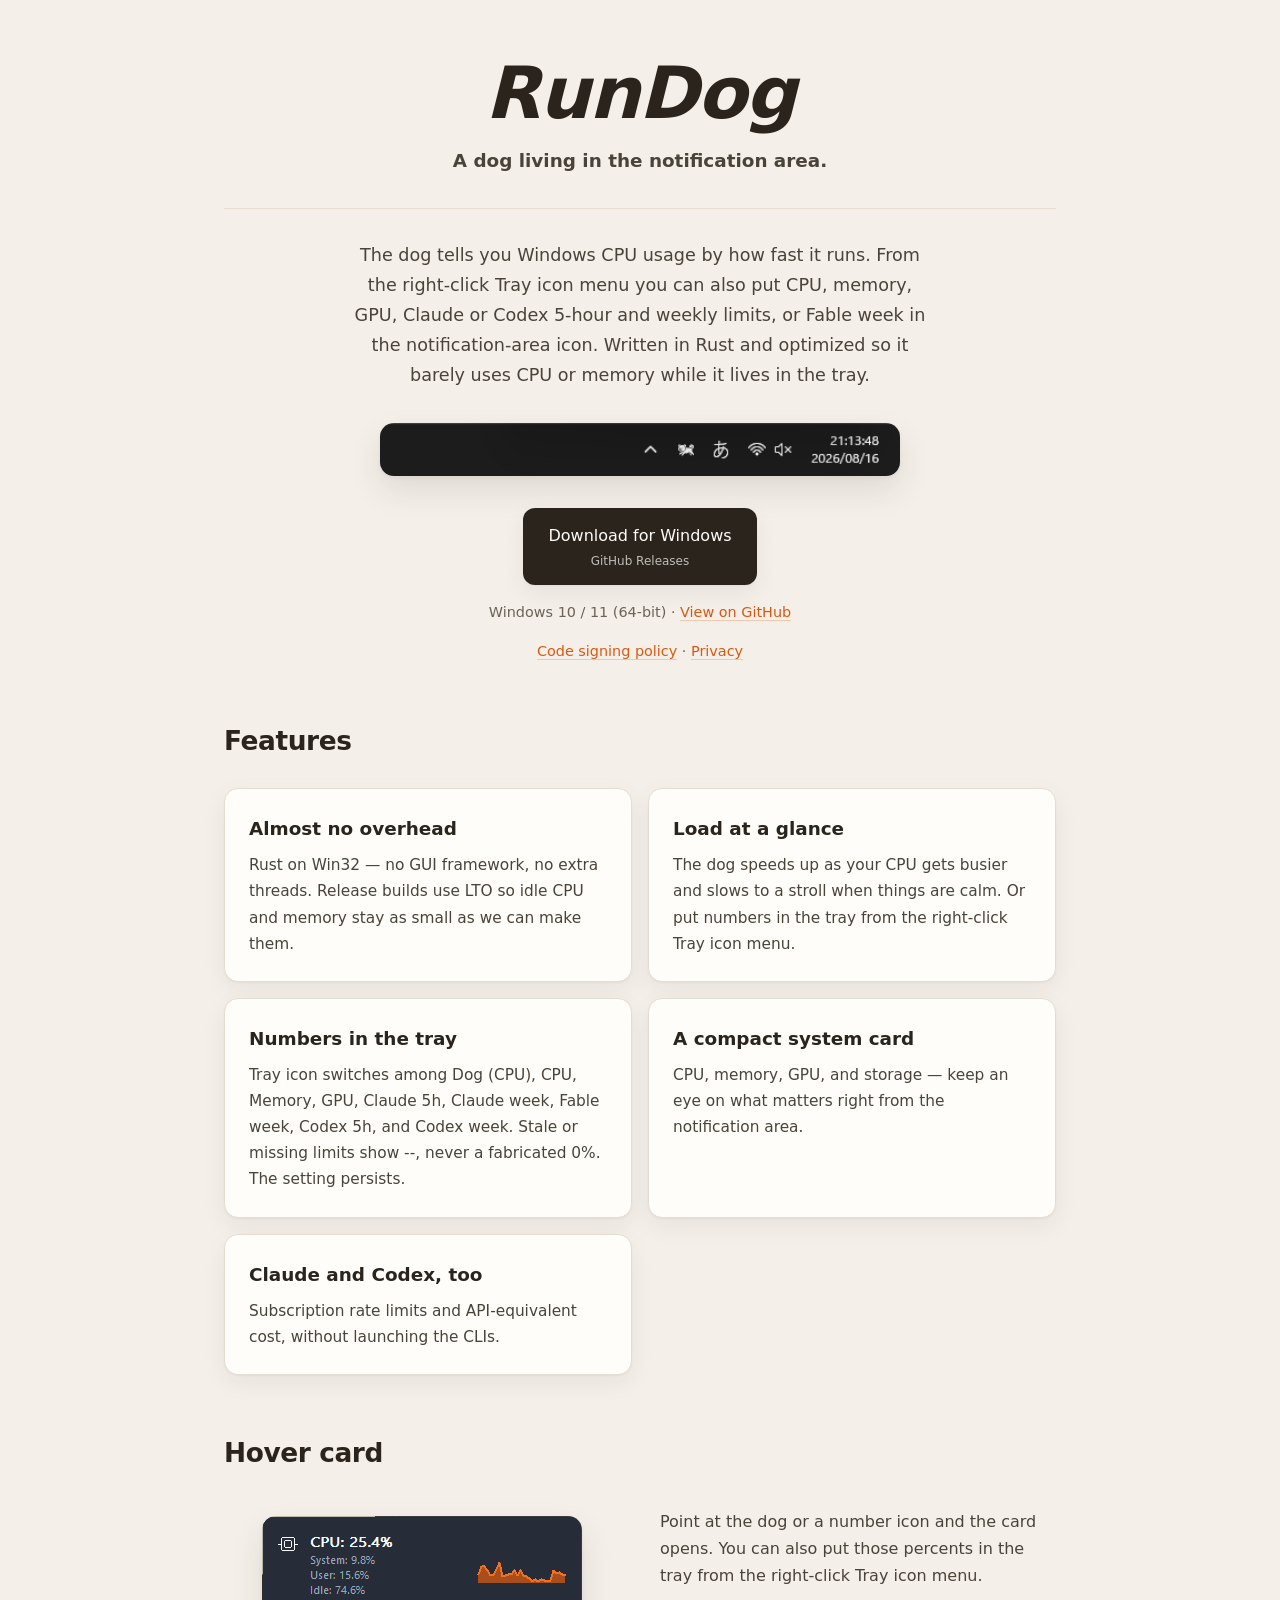
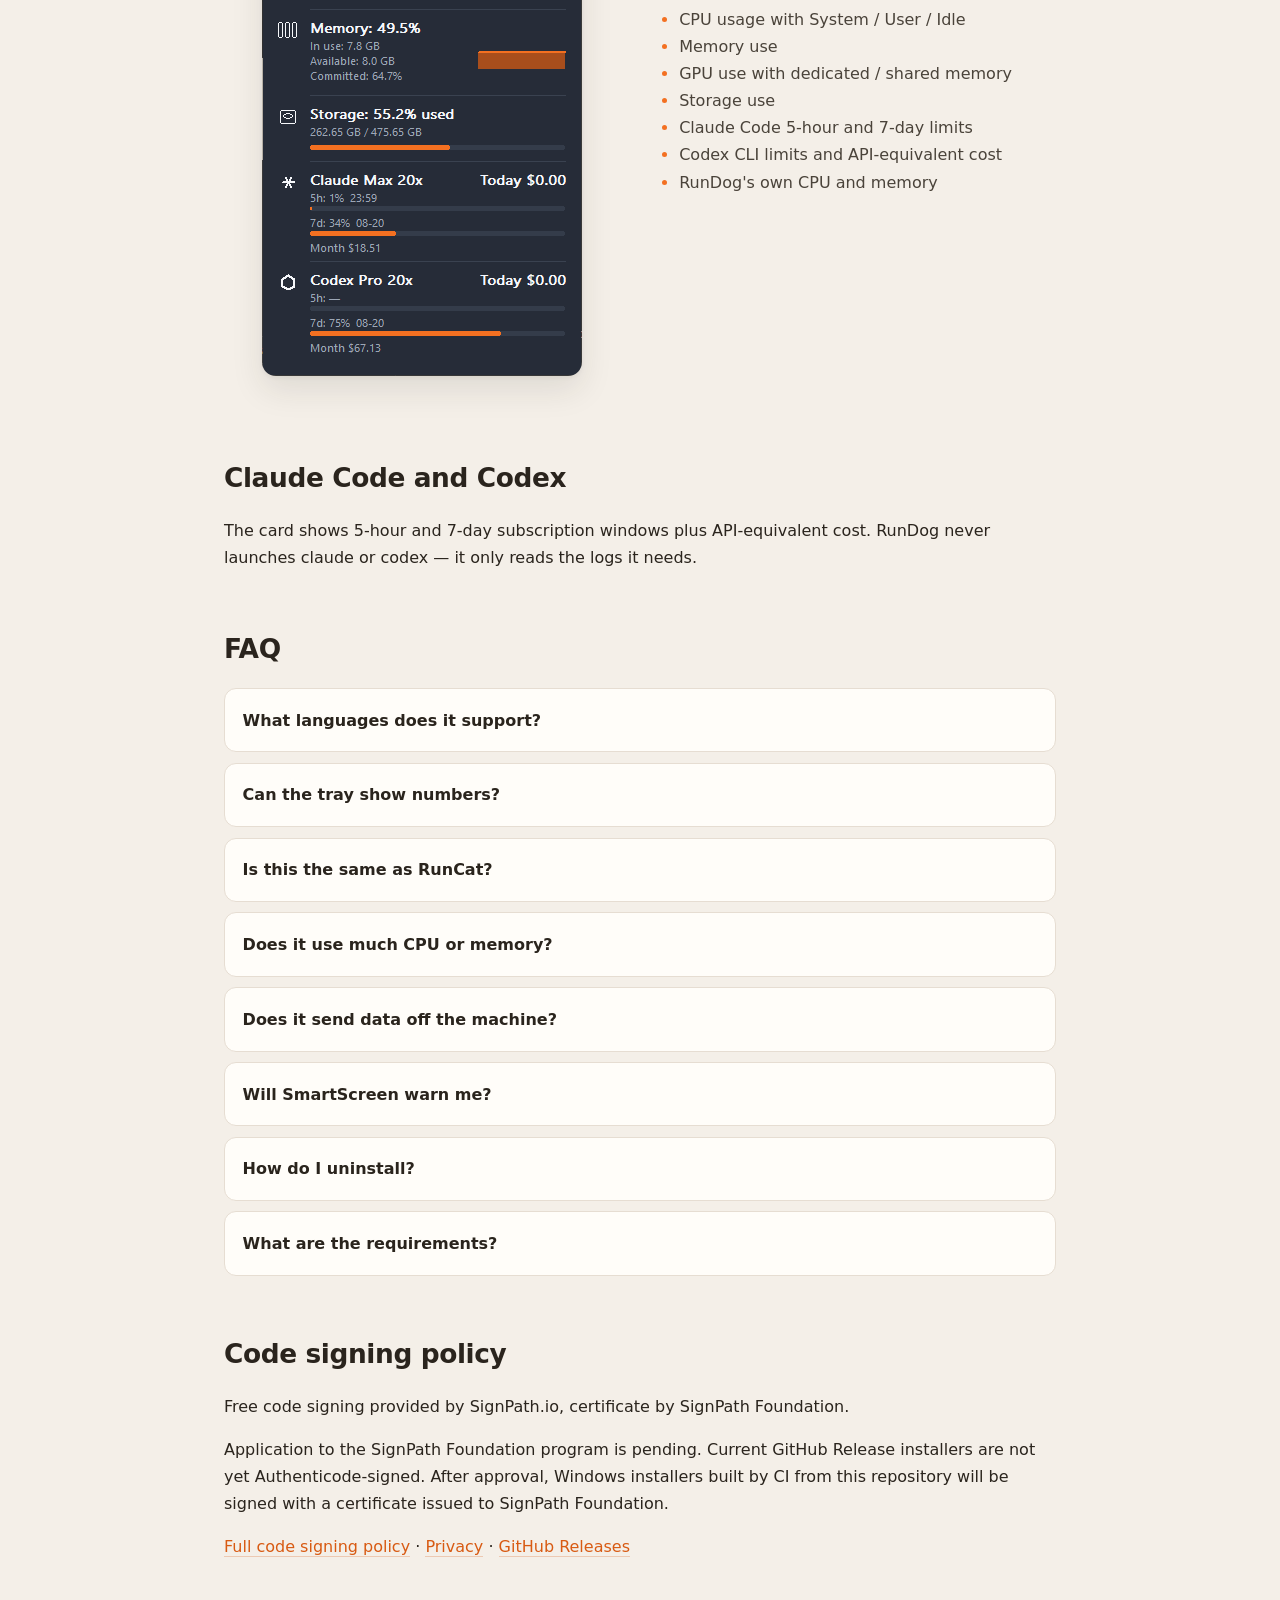
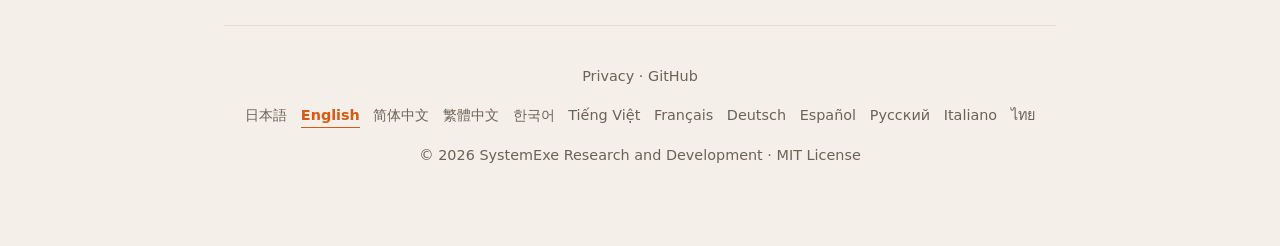
<file: docs/index.html>
<!DOCTYPE html>
<html lang="ja">
  <head>
    <meta charset="utf-8" />
    <meta name="viewport" content="width=device-width, initial-scale=1" />
    <title>RunDog</title>
    <meta
      name="description"
      content="通知領域で犬を飼ってみませんか？走る速さで Windows の CPU 負荷がわかります。"
    />
    <meta property="og:type" content="website" />
    <meta property="og:url" content="https://tsuyoshi-otake.github.io/run-dog/" />
    <meta property="og:title" content="RunDog" />
    <meta
      property="og:description"
      content="通知領域で犬を飼ってみませんか？走る速さで Windows の CPU 負荷がわかります。"
    />
    <!-- Crawlers (X, Slack, Discord) need an absolute image URL. -->
    <meta
      property="og:image"
      content="https://tsuyoshi-otake.github.io/run-dog/images/og-card.png"
    />
    <meta property="og:image:width" content="1200" />
    <meta property="og:image:height" content="630" />
    <meta property="og:image:alt" content="RunDog のドット絵の犬" />
    <meta name="twitter:card" content="summary_large_image" />
    <link rel="icon" href="./images/taskbar.png" />
    <link rel="stylesheet" href="./style.css" />
  </head>
  <body>
    <main id="content">
      <header class="hero">
        <h1>RunDog</h1>
        <p class="tagline" data-i18n="tagline">通知領域で犬を飼ってみませんか？</p>
      </header>

      <p class="lead" data-i18n="lead">
        犬の走る速さで Windows の CPU 負荷がわかります。右クリックのトレイ表示から、CPU / メモリ / GPU や Claude / Codex の 5 時間・週次、Fable 週次を数値アイコンにもできます。Rust で最適化しているので、常駐してもほとんど負荷をかけません。
      </p>

      <figure class="shot shot-wide">
        <img
          src="./images/taskbar.png"
          alt="通知領域を走る RunDog"
          data-i18n-alt="altTaskbar"
        />
      </figure>

      <p class="cta-wrap">
        <a
          class="download"
          href="https://github.com/tsuyoshi-otake/run-dog/releases/latest/download/RunDog-Setup-x64.exe"
        >
          <span data-i18n="download">Windows 向けにダウンロード</span>
          <small>GitHub Releases</small>
        </a>
      </p>
      <p class="requirement">
        <span data-i18n="requirement">Windows 10 / 11（64-bit）</span>
        ·
        <a href="https://github.com/tsuyoshi-otake/run-dog" data-i18n="viewGithub">GitHub で見る</a>
      </p>
      <p class="requirement">
        <a href="#code-signing-policy">Code signing policy</a>
        ·
        <a href="./privacy.html" data-i18n="privacy">プライバシー</a>
      </p>

      <h2 data-i18n="featuresTitle">特長</h2>
      <div class="cards" id="features"></div>

      <h2 data-i18n="metricsTitle">ホバーカード</h2>
      <div class="split">
        <figure class="shot">
          <img
            src="./images/flyout.png"
            width="320"
            alt="ホバー時の RunDog カード"
            data-i18n-alt="altFlyout"
          />
        </figure>
        <div>
          <p data-i18n="metricsLead">
            犬や数値アイコンにポインターを重ねるとカードが開きます。トレイの数字は右クリックのトレイ表示からも出せます。
          </p>
          <ul id="metrics"></ul>
        </div>
      </div>

      <h2 data-i18n="usageTitle">Claude Code と Codex</h2>
      <p data-i18n="usageBody">
        サブスクリプションの 5 時間・7 日上限と、API 相当の利用料をカードへ出します。claude や
        codex を起動せず、必要なログだけを読みます。
      </p>

      <h2 data-i18n="faqTitle">よくある質問</h2>
      <div id="faq"></div>

      <h2 id="code-signing-policy">Code signing policy</h2>
      <p>
        Free code signing provided by SignPath.io, certificate by SignPath Foundation.
      </p>
      <p>
        Application to the SignPath Foundation program is pending. Current GitHub
        Release installers are not yet Authenticode-signed. After approval, Windows
        installers built by CI from this repository will be signed with a certificate
        issued to SignPath Foundation.
      </p>
      <p>
        <a href="https://github.com/tsuyoshi-otake/run-dog/blob/main/CODE_SIGNING.md"
          >Full code signing policy</a
        >
        ·
        <a href="./privacy.html">Privacy</a>
        ·
        <a href="https://github.com/tsuyoshi-otake/run-dog/releases">GitHub Releases</a>
      </p>

      <footer>
        <p>
          <a href="./privacy.html" data-i18n="privacy">プライバシー</a>
          ·
          <a href="https://github.com/tsuyoshi-otake/run-dog">GitHub</a>
        </p>
        <nav class="langs" id="langs" aria-label="Language"></nav>
        <p>© 2026 SystemExe Research and Development · MIT License</p>
      </footer>
    </main>
    <script type="module" src="./app.js"></script>
  </body>
</html>
</file>
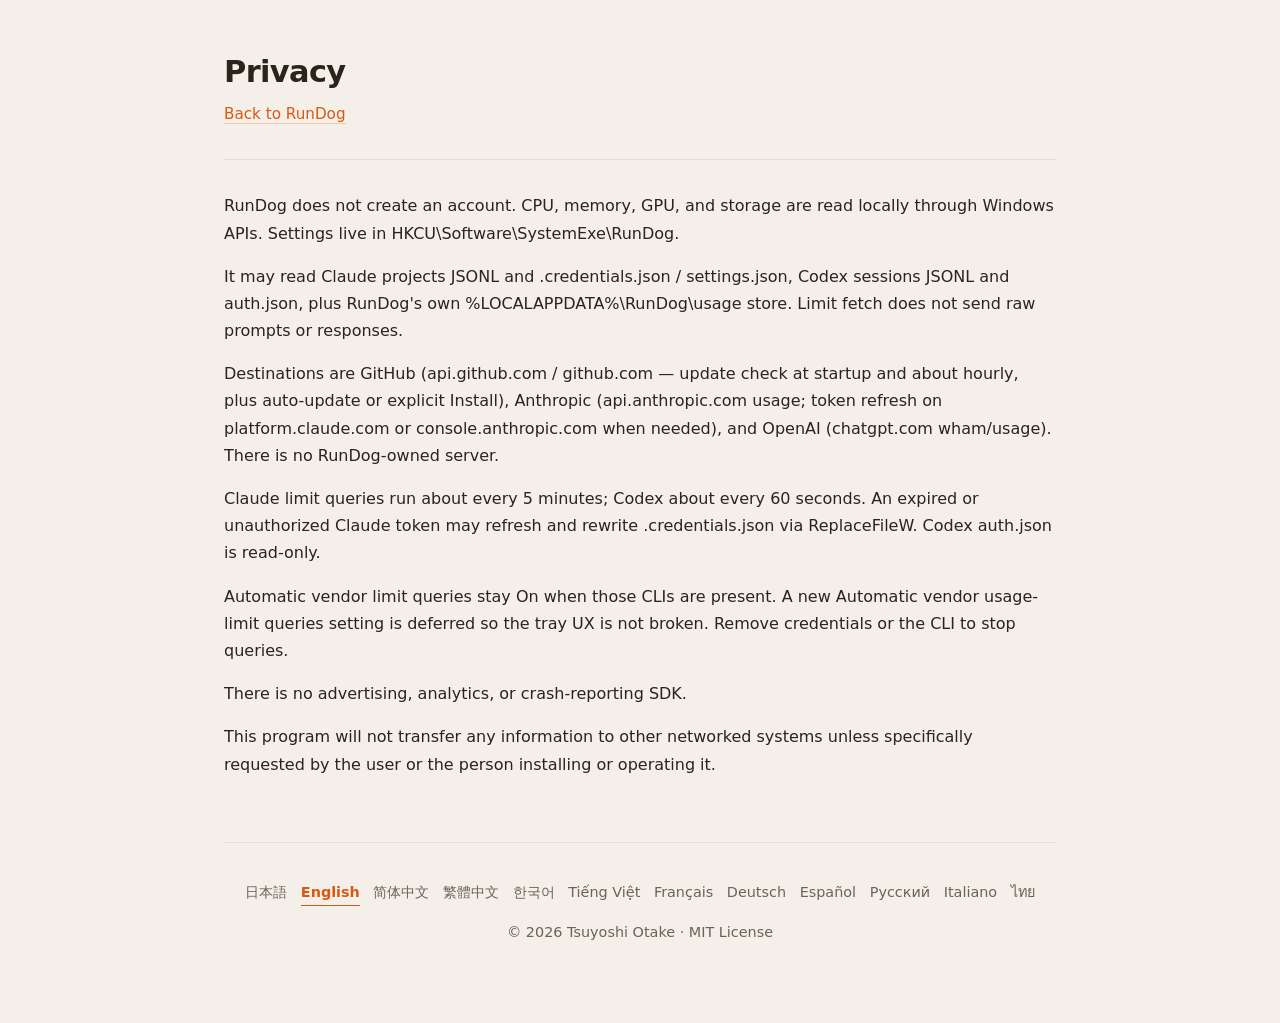
<file: docs/privacy.html>
<!DOCTYPE html>
<html lang="ja">
  <head>
    <meta charset="utf-8" />
    <meta name="viewport" content="width=device-width, initial-scale=1" />
    <title>RunDog — Privacy</title>
    <link rel="stylesheet" href="./style.css" />
  </head>
  <body class="legal">
    <main id="content">
      <header class="hero">
        <h1 data-i18n="privacyTitle">プライバシー</h1>
        <p class="tagline">
          <a href="./" data-i18n="back">RunDog に戻る</a>
        </p>
      </header>
      <div id="privacy-body"></div>
      <footer>
        <nav class="langs" id="langs" aria-label="Language"></nav>
        <p>© 2026 Tsuyoshi Otake · MIT License</p>
      </footer>
    </main>
    <script type="module" src="./app.js"></script>
  </body>
</html>
</file>
<file: docs/style.css>
:root {
  --bg: #f4efe8;
  --surface: #fffdf9;
  --ink: #2a241d;
  --ink-soft: #4a433a;
  --muted: #6b6358;
  --line: #e6ddd2;
  --accent: #f37021;
  --accent-strong: #d85a12;
  --accent-soft: #fde6d4;
  --radius: 14px;
  --shadow: 0 1px 2px rgba(42, 36, 29, 0.04), 0 8px 24px rgba(42, 36, 29, 0.06);
  --shadow-strong: 0 2px 4px rgba(42, 36, 29, 0.05), 0 14px 32px rgba(42, 36, 29, 0.1);
  --font: system-ui, "Segoe UI", "Yu Gothic UI", "Meiryo UI", sans-serif;
}

*,
*::before,
*::after {
  box-sizing: border-box;
}

html {
  scroll-behavior: smooth;
}

body {
  margin: 0;
  background: var(--bg);
  color: var(--ink);
  font-family: var(--font);
  line-height: 1.7;
  -webkit-font-smoothing: antialiased;
}

#content {
  max-width: 880px;
  margin: 0 auto;
  padding: 3.5rem 1.5rem 4rem;
}

.hero {
  padding-bottom: 2rem;
  margin-bottom: 2rem;
  border-bottom: 1px solid var(--line);
  text-align: center;
}

.hero h1 {
  margin: 0;
  font-style: italic;
  font-size: clamp(2.75rem, 8vw, 4.5rem);
  line-height: 1.05;
  letter-spacing: -0.02em;
  font-weight: 700;
}

.tagline {
  margin: 0.85rem 0 0;
  color: var(--ink-soft);
  font-weight: 600;
  font-size: 1.15rem;
}

.lead {
  max-width: 36rem;
  margin: 0 auto 2rem;
  text-align: center;
  font-size: 1.1rem;
  color: var(--ink-soft);
}

h2 {
  margin: 3.5rem 0 1rem;
  font-size: 1.65rem;
  letter-spacing: -0.015em;
}

a {
  color: var(--accent-strong);
  text-decoration: none;
  border-bottom: 1px solid rgba(216, 90, 18, 0.25);
}

a:hover {
  color: var(--accent);
  border-bottom-color: var(--accent);
}

.shot {
  margin: 1.5rem 0;
  text-align: center;
}

.shot img {
  display: block;
  max-width: 100%;
  height: auto;
  margin: 0 auto;
  border-radius: var(--radius);
  box-shadow: var(--shadow-strong);
  background: #262c38;
}

.shot-wide img {
  width: min(100%, 520px);
}

.cta-wrap {
  text-align: center;
  margin: 2rem 0 0.5rem;
}

.download {
  display: inline-flex;
  flex-direction: column;
  align-items: center;
  gap: 0.15rem;
  padding: 0.85rem 1.6rem;
  background: var(--ink);
  color: #fffdf9;
  border: 0;
  border-radius: 12px;
  box-shadow: var(--shadow);
  transition: transform 0.15s ease, opacity 0.15s ease;
}

.download:hover {
  color: #fffdf9;
  border-bottom: 0;
  transform: translateY(-2px);
}

.download small {
  font-size: 0.75rem;
  opacity: 0.7;
  font-weight: 400;
}

.requirement {
  text-align: center;
  color: var(--muted);
  font-size: 0.9rem;
}

.cards {
  display: grid;
  grid-template-columns: repeat(2, 1fr);
  gap: 1rem;
  margin: 1.5rem 0;
}

.card {
  background: var(--surface);
  border: 1px solid var(--line);
  border-radius: var(--radius);
  padding: 1.5rem;
  box-shadow: var(--shadow);
}

.card h3 {
  margin: 0 0 0.5rem;
  font-size: 1.15rem;
}

.card p {
  margin: 0;
  color: var(--ink-soft);
  font-size: 0.96rem;
}

.split {
  display: grid;
  grid-template-columns: 1fr 1fr;
  gap: 2.5rem;
  align-items: start;
}

.split p,
.split li {
  color: var(--ink-soft);
}

.split ul {
  padding-left: 1.2rem;
}

.split li::marker {
  color: var(--accent);
}

details {
  background: var(--surface);
  border: 1px solid var(--line);
  border-radius: 12px;
  padding: 0.25rem 1.1rem;
  margin: 0.65rem 0;
}

details[open] {
  border-color: var(--accent);
}

summary {
  cursor: pointer;
  padding: 0.85rem 0;
  font-weight: 600;
  list-style: none;
}

summary::-webkit-details-marker {
  display: none;
}

details p {
  margin: 0 0 0.9rem;
  color: var(--ink-soft);
}

footer {
  margin-top: 4rem;
  padding-top: 1.5rem;
  border-top: 1px solid var(--line);
  color: var(--muted);
  font-size: 0.9rem;
  text-align: center;
}

footer a {
  color: var(--muted);
  border-bottom-color: transparent;
}

footer a:hover {
  color: var(--accent-strong);
  border-bottom-color: var(--accent-strong);
}

.langs {
  display: flex;
  flex-wrap: wrap;
  justify-content: center;
  gap: 0.35rem 0.85rem;
  margin: 0.85rem 0;
}

.langs a[aria-current="true"] {
  color: var(--accent-strong);
  font-weight: 700;
  border-bottom-color: var(--accent-strong);
}

body.legal .hero {
  text-align: left;
}

body.legal .hero h1 {
  font-size: 1.9rem;
  font-style: normal;
}

body.legal .hero .tagline {
  font-size: 0.95rem;
  font-weight: 400;
}

@media (max-width: 640px) {
  #content {
    padding: 2.5rem 1.25rem 3rem;
  }

  .cards,
  .split {
    grid-template-columns: 1fr;
  }

  h2 {
    margin-top: 2.75rem;
  }
}
</file>
